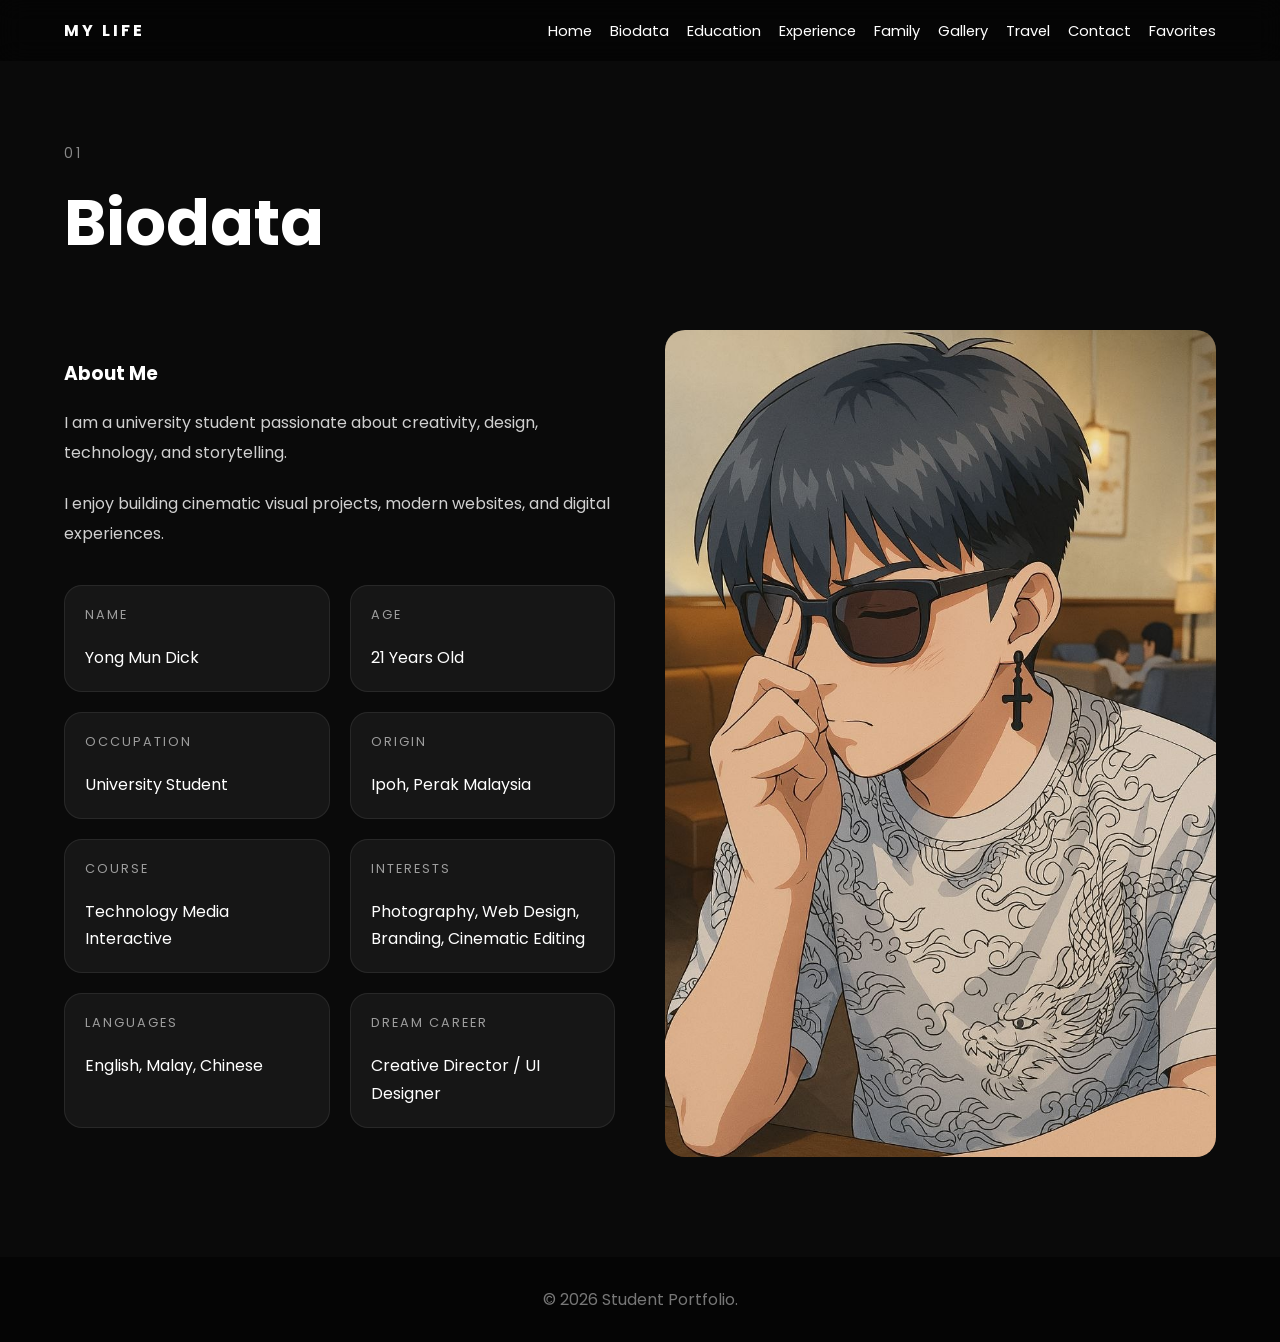
<file: biodata.html>
<!DOCTYPE html>
<html lang="en">
<head>

  <meta charset="UTF-8">
  <meta name="viewport" content="width=device-width, initial-scale=1.0">
  <title>Student Portfolio</title>

  <link rel="stylesheet" href="Assets/style.css">

  <link rel="preconnect" href="https://fonts.googleapis.com">
  <link rel="preconnect" href="https://fonts.gstatic.com" crossorigin>
  <link href="https://fonts.googleapis.com/css2?family=Poppins:wght@300;400;500;600;700&display=swap" rel="stylesheet">

</head>

<body>

<nav class="navbar">

  <div class="logo">MY LIFE</div>

  <ul class="nav-links">
    <li><a href="index.html">Home</a></li>
    <li><a href="biodata.html">Biodata</a></li>
    <li><a href="education.html">Education</a></li>
    <li><a href="experience.html">Experience</a></li>
    <li><a href="family.html">Family</a></li>
    <li><a href="gallery.html">Gallery</a></li>
    <li><a href="travel.html">Travel</a></li>
    <li><a href="contact.html">Contact</a></li>
    
    <li class="dropdown">
      <a href="#">Favorites</a>
      <ul class="dropdown-menu">
        <li><a href="movies.html">Favorite Movies</a></li>
        <li><a href="songs.html">Favorite Songs</a></li>
      </ul>
    </li>
  </ul>

</nav>

<section class="page-section">

  <div class="section-title">
    <span>01</span>
    <h2>Biodata</h2>
  </div>

  <div class="content-grid">

    <div class="text-box">
      <h3>About Me</h3>
      <p>I am a university student passionate about creativity, design, technology, and storytelling.</p>
      <p>I enjoy building cinematic visual projects, modern websites, and digital experiences.</p>

      <div class="biodata-info">
        <div class="info-item">
          <span>Name</span>
          <p>Yong Mun Dick</p>
        </div>

        <div class="info-item">
          <span>Age</span>
          <p>21 Years Old</p>
        </div>

        <div class="info-item">
          <span>Occupation</span>
          <p>University Student</p>
        </div>

        <div class="info-item">
          <span>Origin</span>
          <p>Ipoh, Perak Malaysia</p>
        </div>

        <div class="info-item">
          <span>Course</span>
          <p>Technology Media Interactive</p>
        </div>

        <div class="info-item">
          <span>Interests</span>
          <p>Photography, Web Design, Branding, Cinematic Editing</p>
        </div>

        <div class="info-item">
          <span>Languages</span>
          <p>English, Malay, Chinese</p>
        </div>

        <div class="info-item">
          <span>Dream Career</span>
          <p>Creative Director / UI Designer</p>
        </div>
      </div>
    </div>

    <div class="image-box">
      <img src="Assets/images/Biodata/biodata pic 1.jpg" alt="Profile Picture" width="100%" height="auto">
    </div>

  </div>

</section>

<footer>
  <p>© 2026 Student Portfolio.</p>
</footer>

</body>
</html>
</file>
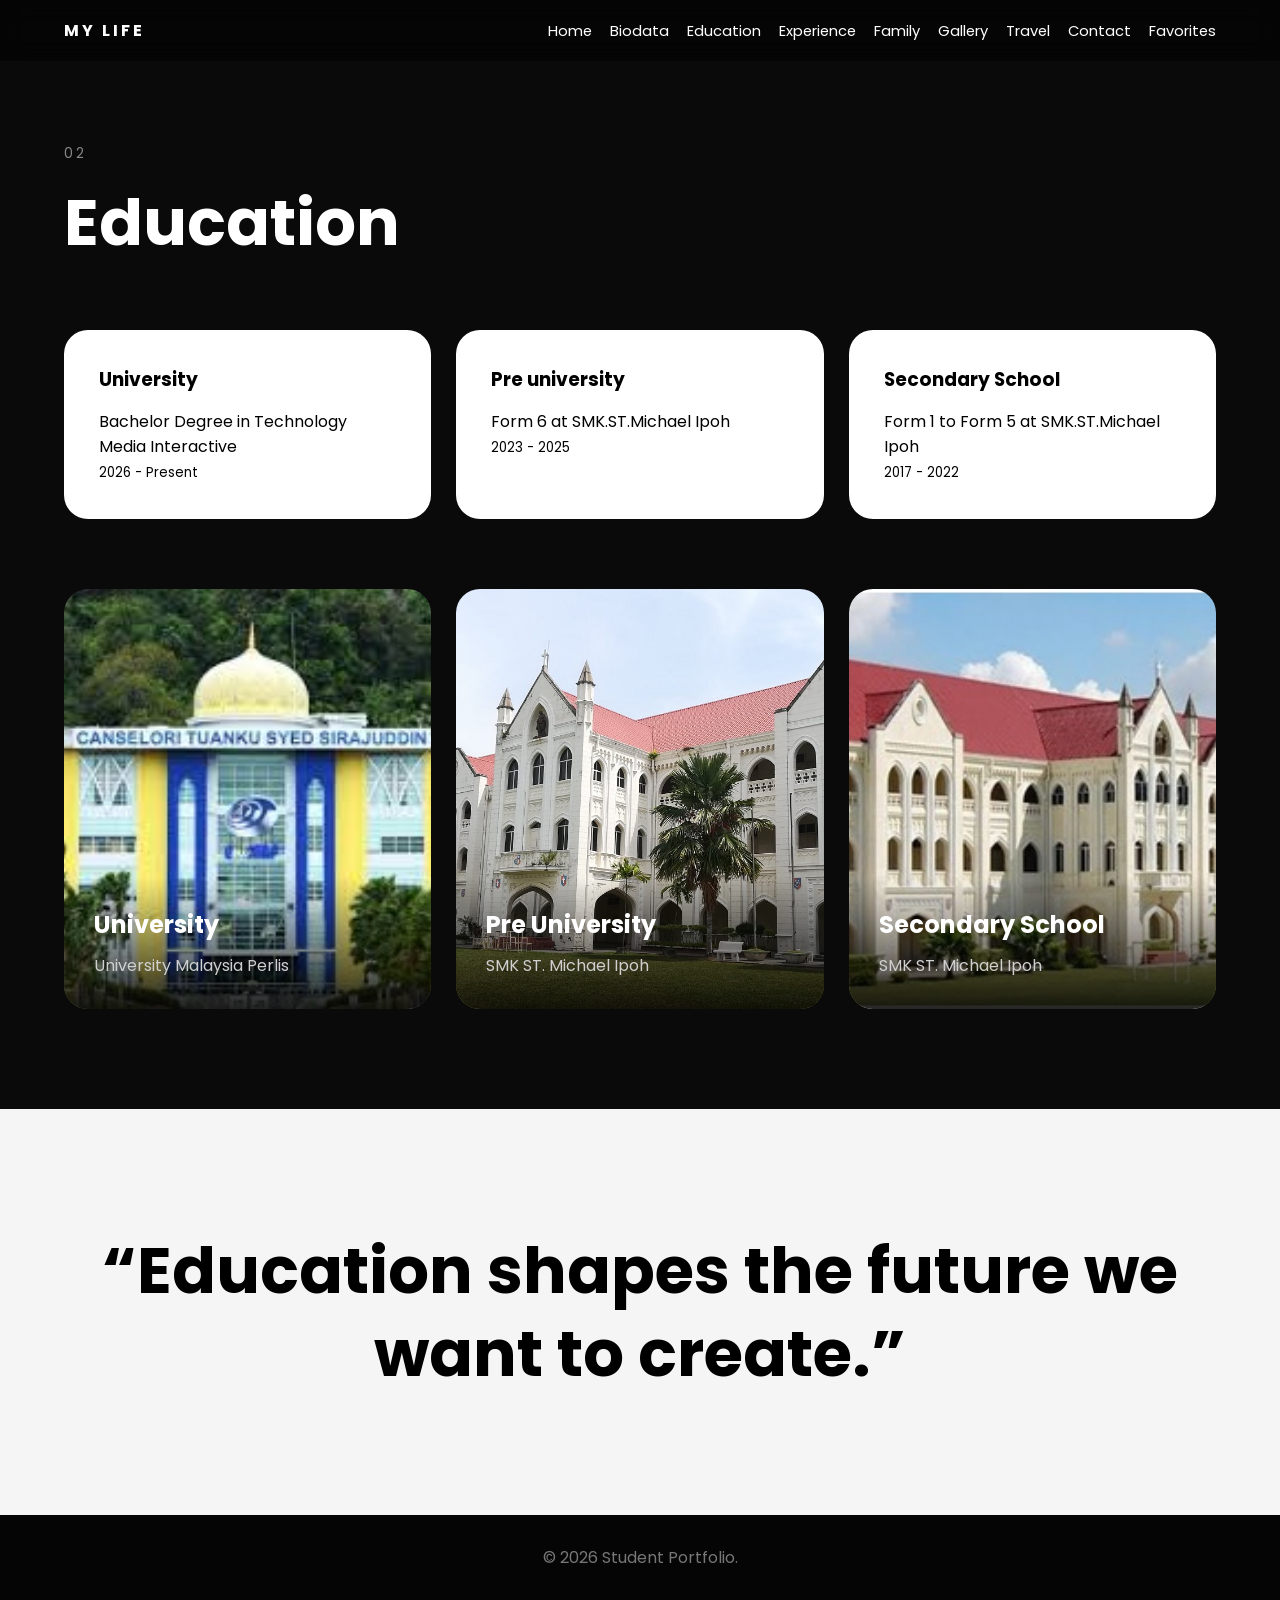
<file: education.html>
<!-- education.html -->
<!DOCTYPE html>
<html lang="en">
<head>

  <meta charset="UTF-8">
  <meta name="viewport" content="width=device-width, initial-scale=1.0">
  <title>Student Portfolio</title>

  <!-- CSS  -->
  <link rel="stylesheet" href="Assets/style.css">

  <!-- GOOGLE FONT -->
  <link rel="preconnect" href="https://fonts.googleapis.com">
  <link rel="preconnect" href="https://fonts.gstatic.com" crossorigin>
  <link href="https://fonts.googleapis.com/css2?family=Poppins:wght@300;400;500;600;700&display=swap" rel="stylesheet">

</head>

<body>

  <!-- NAVIGATION -->
  <nav class="navbar">

    <div class="logo">MY LIFE</div>

    <ul class="nav-links">
      <li><a href="index.html">Home</a></li>
      <li><a href="biodata.html">Biodata</a></li>
      <li><a href="education.html">Education</a></li>
      <li><a href="experience.html">Experience</a></li>
      <li><a href="family.html">Family</a></li>
      <li><a href="gallery.html">Gallery</a></li>
      <li><a href="travel.html">Travel</a></li>
      <li><a href="contact.html">Contact</a></li>
      
      <!-- DROPDOWN MENU  -->
      <li class="dropdown">
        <a href="#">Favorites</a>
        <ul class="dropdown-menu">
          <li><a href="movies.html">Favorite Movies</a></li>
          <li><a href="songs.html">Favorite Songs</a></li>
        </ul>
      </li>
    </ul>

  </nav>

  <!-- EDUCATION -->
  <section class="page-section">

    <div class="section-title">
      <span>02</span>
      <h2>Education</h2>
    </div>

    <div class="card-container">

      <div class="card">
        <h3>University</h3>
        <p>Bachelor Degree in Technology Media Interactive</p>
        <small>2026 - Present</small>
      </div>

      <div class="card">
        <h3>Pre university</h3>
        <p>Form 6 at SMK.ST.Michael Ipoh</p>
        <small>2023 - 2025</small>
      </div>

      <div class="card">
        <h3>Secondary School</h3>
        <p>Form 1 to Form 5 at SMK.ST.Michael Ipoh</p>
        <small>2017 - 2022</small>
      </div>

    </div>

    <!-- SCHOOL GALLERY  -->
    <div class="education-gallery">

      <!-- UNIVERSITY -->
      <div class="education-image">
        <img src="Assets/images/Education/University pic.jpg" alt="University">
        <div class="education-overlay">
          <h3>University</h3>
          <p>University Malaysia Perlis</p>
        </div>
      </div>

      <!-- FORM 6 -->
      <div class="education-image">
        <img src="Assets/images/Education/Pre University.jpg" alt="Pre University">
        <div class="education-overlay">
          <h3>Pre University</h3>
          <p>SMK ST. Michael Ipoh</p>
        </div>
      </div>

      <!-- SECONDARY -->
      <div class="education-image">
        <img src="Assets/images/Education/Secondary pic.jpg" alt="Secondary School">
        <div class="education-overlay">
          <h3>Secondary School</h3>
          <p>SMK ST. Michael Ipoh</p>
        </div>
      </div>

    </div>

  </section>

  <!-- QUOTE -->
  <section class="quote-home">
    <h2>“Education shapes the future we want to create.”</h2>
  </section>

  <!-- FOOTER -->
  <footer>
    <p>© 2026 Student Portfolio.</p>
  </footer>

</body>
</html>
</file>
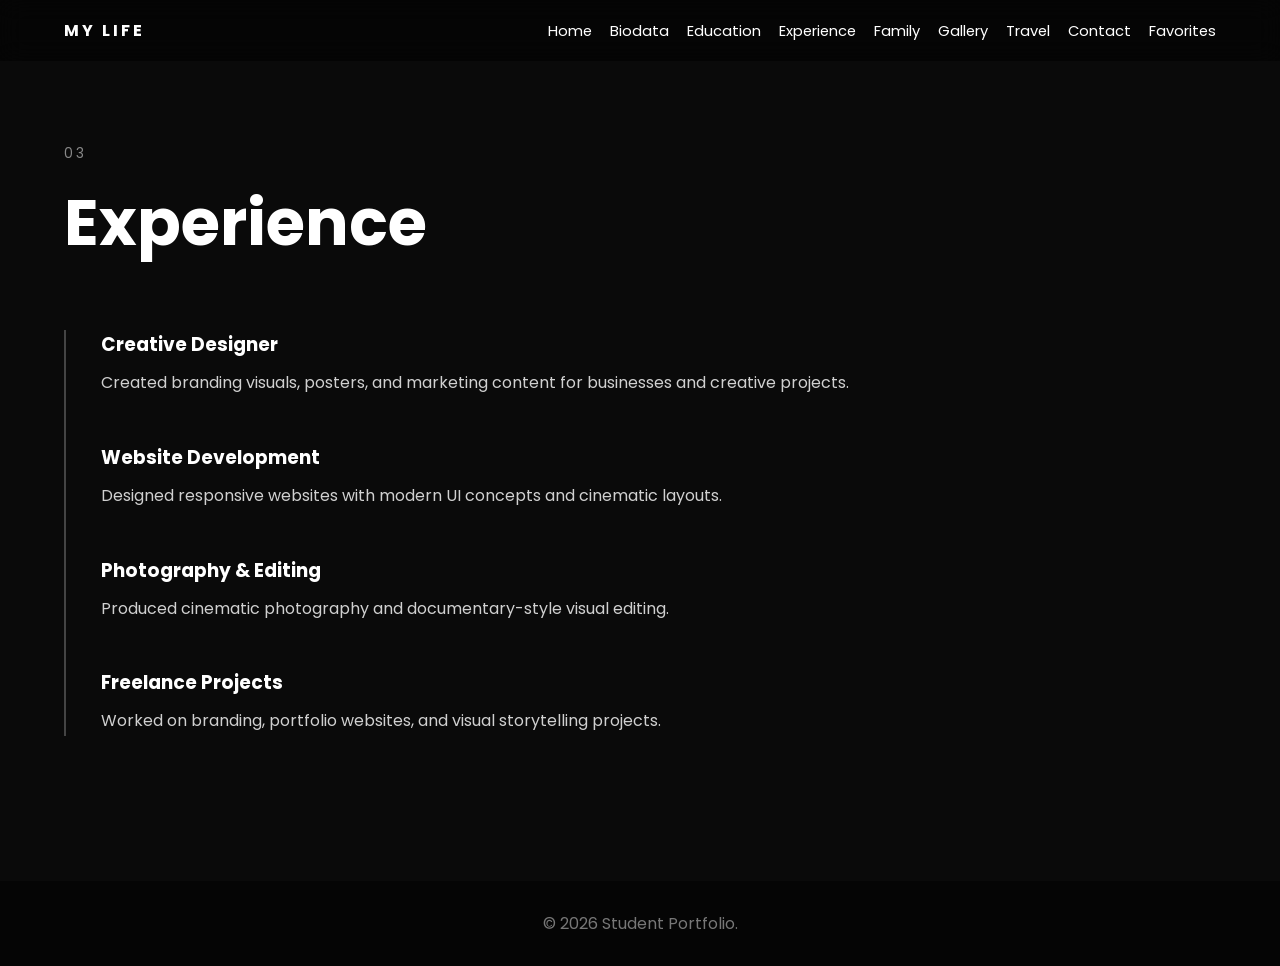
<file: experience.html>
<!-- experience.html -->
<!DOCTYPE html>
<html lang="en">
<head>

  <meta charset="UTF-8">
  <meta name="viewport" content="width=device-width, initial-scale=1.0">
  <title>Student Portfolio</title>

  <!-- CSS  -->
  <link rel="stylesheet" href="Assets/style.css">

  <!-- GOOGLE FONT -->
  <link rel="preconnect" href="https://fonts.googleapis.com">
  <link rel="preconnect" href="https://fonts.gstatic.com" crossorigin>
  <link href="https://fonts.googleapis.com/css2?family=Poppins:wght@300;400;500;600;700&display=swap" rel="stylesheet">

</head>

<body>

  <!-- NAVIGATION -->
  <nav class="navbar">

    <div class="logo">MY LIFE</div>

    <ul class="nav-links">
      <li><a href="index.html">Home</a></li>
      <li><a href="biodata.html">Biodata</a></li>
      <li><a href="education.html">Education</a></li>
      <li><a href="experience.html">Experience</a></li>
      <li><a href="family.html">Family</a></li>
      <li><a href="gallery.html">Gallery</a></li>
      <li><a href="travel.html">Travel</a></li>
      <li><a href="contact.html">Contact</a></li>
      
      <!-- DROPDOWN MENU  -->
      <li class="dropdown">
        <a href="#">Favorites</a>
        <ul class="dropdown-menu">
          <li><a href="movies.html">Favorite Movies</a></li>
          <li><a href="songs.html">Favorite Songs</a></li>
        </ul>
      </li>
    </ul>

  </nav>

  <!-- EXPERIENCE -->
  <section class="page-section">

    <div class="section-title">
      <span>03</span>
      <h2>Experience</h2>
    </div>

    <div class="timeline">

      <div class="timeline-item">
        <div class="timeline-content">
          <h3>Creative Designer</h3>
          <p>Created branding visuals, posters, and marketing content for businesses and creative projects.</p>
        </div>
      </div>

      <div class="timeline-item">
        <div class="timeline-content">
          <h3>Website Development</h3>
          <p>Designed responsive websites with modern UI concepts and cinematic layouts.</p>
        </div>
      </div>

      <div class="timeline-item">
        <div class="timeline-content">
          <h3>Photography & Editing</h3>
          <p>Produced cinematic photography and documentary-style visual editing.</p>
        </div>
      </div>

      <div class="timeline-item">
        <div class="timeline-content">
          <h3>Freelance Projects</h3>
          <p>Worked on branding, portfolio websites, and visual storytelling projects.</p>
        </div>
      </div>

    </div>

  </section>

  <!-- FOOTER -->
  <footer>
    <p>© 2026 Student Portfolio.</p>
  </footer>

</body>
</html>
</file>
<file: Assets/style.css>
/* RESET */
*{
  margin:0;
  padding:0;
  box-sizing:border-box;
}

/* BODY */
body{
  font-family:'Poppins',sans-serif;
  background:#0a0a0a;
  color:white;
  overflow-x:hidden;
}

/* NAVBAR */
.navbar{
  position:fixed;
  top:0;
  left:0;
  width:100%;
  padding:18px 5%;
  display:flex;
  justify-content:space-between;
  align-items:center;
  background:rgba(0,0,0,0.45);
  backdrop-filter:blur(12px);
  z-index:1000;
}

/* LOGO */
.logo{
  font-size:1rem;
  font-weight:700;
  letter-spacing:3px;
  white-space:nowrap;
}

/* NAVIGATION */
.nav-links{
  display:flex;
  align-items:center;
  gap:18px;
  list-style:none;
  flex-wrap:wrap;
  justify-content:flex-end;
  max-width:75%;
}

/* LINKS */
.nav-links a{
  text-decoration:none;
  color:white;
  font-size:0.92rem;
  transition:0.3s;
  position:relative;
  white-space:nowrap;
}

.nav-links a:hover{
  opacity:0.7;
}

/* UNDERLINE EFFECT */
.nav-links a::after{
  content:'';
  position:absolute;
  left:0;
  bottom:-4px;
  width:0%;
  height:2px;
  background:white;
  transition:0.3s;
}

.nav-links a:hover::after{
  width:100%;
}

/* DROPDOWN MENU */
.dropdown{
  position:relative;
}

.dropdown-menu{
  position:absolute;
  top:100%;
  left:0;
  background:rgba(15,15,15,0.95);
  backdrop-filter:blur(12px);
  border-radius:18px;
  padding:12px 0;
  min-width:220px;
  opacity:0;
  visibility:hidden;
  transform:translateY(10px);
  transition:0.35s ease;
  list-style:none;
  z-index:999;
}

.dropdown:hover .dropdown-menu{
  opacity:1;
  visibility:visible;
  transform:translateY(0);
}

.dropdown-menu li{
  width:100%;
}

.dropdown-menu a{
  display:block;
  padding:12px 22px;
  color:white;
  text-decoration:none;
  font-size:0.9rem;
  transition:0.3s;
}

.dropdown-menu a:hover{
  background:rgba(255,255,255,0.08);
  padding-left:28px;
}

/* HERO */
.hero{
  min-height:100vh;
  background: linear-gradient(rgba(0,0,0,0.5), rgba(0,0,0,0.75)), url('images/hero.jpg');
  background-size:cover;
  background-position:center;
  display:flex;
  align-items:center;
  padding:140px 5% 80px;
}

.hero-content{
  max-width:700px;
}

.intro{
  letter-spacing:4px;
  font-size:0.8rem;
  color:#cfcfcf;
  margin-bottom:20px;
}

.hero h1{
  font-size:clamp(3rem, 8vw, 5.5rem);
  line-height:1;
  margin-bottom:25px;
}

.hero-description{
  line-height:1.9;
  color:#d0d0d0;
  margin-bottom:35px;
  max-width:600px;
}

/* BUTTON */
.btn{
  display:inline-block;
  padding:14px 32px;
  background:white;
  color:black;
  border-radius:40px;
  text-decoration:none;
  font-weight:600;
  transition:0.3s;
}

.btn:hover{
  transform:translateY(-3px);
}

/* PAGE SECTION */
.page-section{
  padding:140px 5% 100px;
  width:100%;
}

/* TITLES */
.section-title{
  margin-bottom:60px;
}

.section-title span{
  color:#888;
  letter-spacing:3px;
  font-size:0.85rem;
}

.section-title h2{
  font-size:clamp(2.5rem, 6vw, 4rem);
  margin-top:10px;
}

/* GRID */
.content-grid{
  display:grid;
  grid-template-columns:1fr 1fr;
  gap:50px;
  align-items:center;
}

/* TEXT */
.text-box p{
  margin-top:20px;
  line-height:1.9;
  color:#d0d0d0;
}

/* IMAGE */
.image-box img{
  width:100%;
  display:block;
  border-radius:20px;
  object-fit:cover;
}

/* CARDS & CONTACT LINKS */
.card-container{
  display:grid;
  grid-template-columns:repeat(auto-fit,minmax(250px,1fr));
  gap:25px;
}

.card{
  background:white;
  color:black;
  padding:35px;
  border-radius:24px;
}

.card h3{
  margin-bottom:15px;
}

.contact-link{
  text-decoration:none;
  color:inherit;
  display:block;
}

.contact-link .card{
  transition:0.35s;
  cursor:pointer;
}

.contact-link .card:hover{
  transform:translateY(-8px);
}

/* BIODATA INFO */
.biodata-info{
  margin-top:35px;
  display:grid;
  grid-template-columns:1fr 1fr;
  gap:20px;
}

.info-item{
  background:rgba(255,255,255,0.05);
  padding:20px;
  border-radius:18px;
  border:1px solid rgba(255,255,255,0.08);
  transition:0.3s;
}

.info-item:hover{
  transform:translateY(-5px);
  background:rgba(255,255,255,0.08);
}

.info-item span{
  display:block;
  font-size:0.8rem;
  letter-spacing:2px;
  color:#9d9d9d;
  margin-bottom:10px;
  text-transform:uppercase;
}

.info-item p{
  color:white;
  line-height:1.7;
}

/* STATS SECTION */
.stats-section{
  padding:100px 5%;
  display:grid;
  grid-template-columns:repeat(auto-fit,minmax(200px,1fr));
  gap:25px;
  background:#111;
}

.stat-box{
  text-align:center;
  padding:40px 20px;
  background:rgba(255,255,255,0.04);
  border-radius:22px;
  transition:0.35s;
}

.stat-box:hover{
  transform:translateY(-8px);
}

.stat-box h2{
  font-size:3rem;
  margin-bottom:12px;
}

.stat-box p{
  color:#cfcfcf;
}

/* FEATURE SECTION */
.feature-section{
  padding:140px 5%;
  display:grid;
  grid-template-columns:1fr 1fr;
  gap:60px;
  align-items:center;
}

.feature-text span{
  letter-spacing:3px;
  color:#8f8f8f;
  font-size:0.85rem;
}

.feature-text h2{
  font-size:clamp(2.5rem,6vw,4.5rem);
  line-height:1.1;
  margin:20px 0 25px;
}

.feature-text p{
  line-height:1.9;
  color:#cfcfcf;
  margin-bottom:35px;
}

.feature-image img{
  width:100%;
  border-radius:24px;
  display:block;
}

/* TIMELINE */
.timeline{
  border-left:2px solid #444;
  padding-left:35px;
}

.timeline-item{
  margin-bottom:45px;
}

.timeline-content p{
  margin-top:10px;
  line-height:1.8;
  color:#d0d0d0;
}

/* GALLERY */
.gallery-grid{
  display:grid;
  grid-template-columns:repeat(auto-fit,minmax(250px,1fr));
  gap:20px;
}

.gallery-item{
  position:relative;
  overflow:hidden;
  border-radius:22px;
  cursor:pointer;
}

.gallery-item img{
  width:100%;
  height:320px;
  object-fit:cover;
  display:block;
  transition:transform 0.5s ease, filter 0.5s ease;
}

.gallery-item:hover img{
  transform:scale(1.08);
  filter:brightness(0.8);
}

.gallery-item::after{
  content:'View';
  position:absolute;
  top:50%;
  left:50%;
  transform:translate(-50%, -50%);
  color:white;
  font-size:1rem;
  letter-spacing:2px;
  opacity:0;
  transition:0.4s;
}

.gallery-item:hover::after{
  opacity:1;
}

/* LIFE SECTION */
.life-section{
  padding:120px 5%;
  background:#111;
}

.life-grid{
  display:grid;
  grid-template-columns:repeat(auto-fit,minmax(280px,1fr));
  gap:30px;
}

.life-card{
  background:#181818;
  border-radius:24px;
  overflow:hidden;
  transition:0.35s;
}

.life-card:hover{
  transform:translateY(-10px);
}

.life-card img{
  width:100%;
  height:300px;
  object-fit:cover;
}

.life-content{
  padding:28px;
}

.life-content h3{
  margin-bottom:14px;
}

.life-content p{
  color:#cfcfcf;
  line-height:1.8;
}

/* EDUCATION GALLERY */
.education-gallery{
  margin-top:70px;
  display:grid;
  grid-template-columns:repeat(auto-fit,minmax(320px,1fr));
  gap:25px;
}

.education-image{
  position:relative;
  overflow:hidden;
  border-radius:24px;
  cursor:pointer;
}

.education-image img{
  width:100%;
  height:420px;
  object-fit:cover;
  display:block;
  transition:transform 0.5s ease, filter 0.5s ease;
}

.education-image:hover img{
  transform:scale(1.08);
  filter:brightness(0.7);
}

.education-overlay{
  position:absolute;
  bottom:0;
  left:0;
  width:100%;
  padding:30px;
  background:linear-gradient(transparent, rgba(0,0,0,0.85));
}

.education-overlay h3{
  margin-bottom:10px;
  font-size:1.5rem;
}

.education-overlay p{
  color:#d0d0d0;
  line-height:1.7;
}

/* TRAVEL CARDS */
.travel-card{
  background:#151515;
  border-radius:24px;
  overflow:hidden;
  transition:0.4s ease;
  cursor:pointer;
}

.travel-card:hover{
  transform:translateY(-10px);
}

.travel-card img{
  width:100%;
  height:260px;
  object-fit:cover;
  display:block;
  transition:transform 0.5s ease, filter 0.5s ease;
}

.travel-card:hover img{
  transform:scale(1.08);
  filter:brightness(0.75);
}

.travel-content{
  padding:28px;
}

.travel-content h3{
  margin-bottom:14px;
  font-size:1.5rem;
}

.travel-content p{
  color:#d0d0d0;
  line-height:1.8;
}

/* MOVIE CARDS */
.movie-card{
  background:#151515;
  border-radius:24px;
  overflow:hidden;
  transition:0.4s ease;
  cursor:pointer;
}

.movie-card:hover{
  transform:translateY(-10px);
}

.movie-card img{
  width:100%;
  height:420px;
  object-fit:cover;
  display:block;
  transition:transform 0.5s ease, filter 0.5s ease;
}

.movie-card:hover img{
  transform:scale(1.08);
  filter:brightness(0.7);
}

.movie-content{
  padding:25px;
}

.movie-content h3{
  margin-bottom:12px;
  font-size:1.4rem;
}

.movie-content p{
  color:#d0d0d0;
  line-height:1.8;
}

.movie-video{
  width:100%;
  height:420px;
  object-fit:cover;
  display:block;
  cursor:pointer;
  transition:transform 0.5s ease, filter 0.5s ease;
}

.movie-card:hover .movie-video{
  transform:scale(1.05);
  filter:brightness(0.8);
}

.movie-card.playing{
  transform:translateY(-10px);
  box-shadow:0 0 30px rgba(255,255,255,0.15);
}

/* MUSIC GRID */
.music-grid{
  display:grid;
  grid-template-columns:repeat(auto-fit,minmax(260px,1fr));
  gap:28px;
}

.music-card{
  background:#151515;
  border-radius:24px;
  overflow:hidden;
  cursor:pointer;
  transition:0.4s ease;
}

.music-card:hover{
  transform:translateY(-10px);
}

.music-card img{
  width:100%;
  height:280px;
  object-fit:cover;
  display:block;
  transition:transform 0.5s ease, filter 0.5s ease;
}

.music-card:hover img{
  transform:scale(1.08);
  filter:brightness(0.75);
}

.music-content{
  padding:24px;
}

.music-content h3{
  margin-bottom:12px;
  font-size:1.3rem;
}

.music-content p{
  color:#cfcfcf;
  line-height:1.8;
}

.music-card.playing{
  transform:translateY(-10px);
  box-shadow:0 0 25px rgba(255,255,255,0.15);
}

/* CONTACT VISUAL SECTION */
.contact-visual{
  padding:40px 0 0;
  display:grid;
  grid-template-columns:1fr 1fr;
  gap:60px;
  align-items:center;
}

.contact-image{
  overflow:hidden;
  border-radius:28px;
}

.contact-image img{
  width:100%;
  height:520px;
  object-fit:cover;
  display:block;
  transition:0.5s ease;
}

.contact-image:hover img{
  transform:scale(1.05);
}

.contact-text span{
  letter-spacing:3px;
  color:#8f8f8f;
  font-size:0.85rem;
}

.contact-text h2{
  font-size:clamp(2.5rem,6vw,4.5rem);
  line-height:1.1;
  margin:20px 0 25px;
}

.contact-text p{
  color:#d0d0d0;
  line-height:1.9;
  margin-bottom:20px;
}

/* QUOTE SECTION */
.quote-home{
  padding:120px 5%;
  text-align:center;
  background:#f5f5f5;
  color:black;
}

.quote-home h2{
  font-size:clamp(2rem,5vw,4rem); 
  line-height:1.3;
}

/* FOOTER */
footer{
  padding:30px;
  text-align:center;
  background:#050505;
  color:#777;
}

/* ================================================== */
/* MEDIA QUERIES */
/* ================================================== */

/* TABLETS & SMALL DESKTOPS */
@media(max-width:992px){
  .navbar{
    gap:20px;
    align-items:flex-start;
  }

  .nav-links{
    gap:14px;
    max-width:100%;
  }

  .content-grid{
    grid-template-columns:1fr;
  }
}

@media(max-width:900px){
  .feature-section,
  .contact-visual {
    grid-template-columns:1fr;
  }
  
  .contact-image img{
    height:380px;
  }
}

/* MOBILES */
@media(max-width:768px){
  .navbar{
    flex-direction:column;
    align-items:flex-start;
    padding:16px 5%;
  }

  .nav-links{
    width:100%;
    justify-content:flex-start;
    gap:12px;
    margin-top:10px;
  }

  .nav-links a{
    font-size:0.85rem;
  }

  .hero, 
  .page-section{
    padding-top:180px;
  }

  .biodata-info{
    grid-template-columns:1fr;
  }

  .education-image img{
    height:320px;
  }

  .travel-card img{
    height:220px;
  }

  .movie-card img,
  .movie-video{
    height:320px;
  }

  .music-card img{
    height:240px;
  }
}

/* EXTRA SMALL DEVICES */
@media(max-width:480px){
  .nav-links{
    gap:10px;
  }

  .nav-links a{
    font-size:0.8rem;
  }

  .card{
    padding:25px;
  }

  .gallery-item img,
  .gallery-grid img{
    height:240px;
  }
}
</file>
